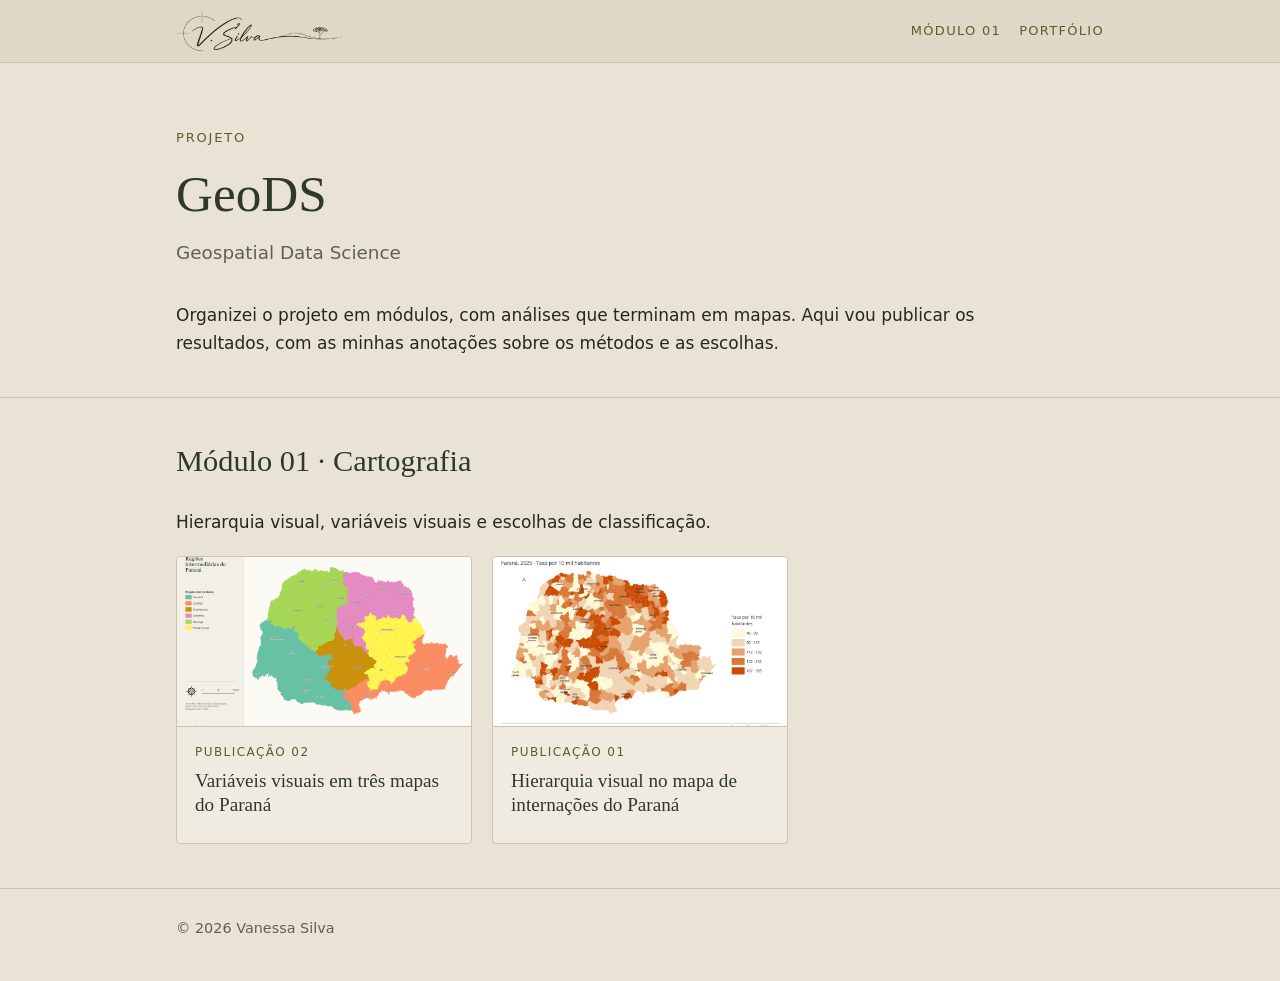
<file: index.html>
<!doctype html>
<html lang="pt-BR">
<head>
  <meta charset="utf-8">
  <meta name="viewport" content="width=device-width, initial-scale=1">
  <title>GeoDS · Vanessa Silva</title>
  <meta name="description" content="GeoDS: projeto de análise de dados espaciais com dados públicos, montado por Vanessa Silva.">
  <link rel="icon" href="favicon.png">
  <link rel="stylesheet" href="css/estilo.css?v=2026-11-10">
</head>
<body>

<header class="topo">
  <div class="largura">
    <a href="https://vanessasilva-cs.github.io/portfolio/"><img src="images/assinatura.png" alt="V. Silva"></a>
    <nav>
      <a href="#modulo-01">Módulo 01</a>
      <a href="https://vanessasilva-cs.github.io/portfolio/">Portfólio</a>
    </nav>
  </div>
</header>

<main>

  <div class="abertura">
    <div class="largura">
      <p class="rotulo">Projeto</p>
      <h1>GeoDS</h1>
      <p class="subtitulo">Geospatial Data Science</p>
      <p class="intro">Organizei o projeto em módulos, com análises que terminam em mapas. Aqui vou publicar os resultados, com as minhas anotações sobre os métodos e as escolhas.</p>
    </div>
  </div>

  <section id="modulo-01">
    <div class="largura">
      <div class="texto">
        <h2>Módulo 01 · Cartografia</h2>
        <p>Hierarquia visual, variáveis visuais e escolhas de classificação.</p>
      </div>
      <ul class="cartoes">
        <!-- Novas publicações entram aqui, no topo da lista -->
        <li>
          <a class="cartao" href="01-cartografia/variaveis-visuais.html">
            <img src="images/variaveis-visuais/mapa-01-qualitativo.png" alt="">
            <div>
              <p class="tipo">Publicação 02</p>
              <h3>Variáveis visuais em três mapas do Paraná</h3>
            </div>
          </a>
        </li>
        <li>
          <a class="cartao" href="01-cartografia/hierarquia-visual.html">
            <img src="images/hierarquia-visual/versao-c.png" alt="">
            <div>
              <p class="tipo">Publicação 01</p>
              <h3>Hierarquia visual no mapa de internações do Paraná</h3>
            </div>
          </a>
        </li>
      </ul>
    </div>
  </section>

</main>

<footer>
  <div class="largura">© 2026 Vanessa Silva</div>
</footer>

</body>
</html>
</file>
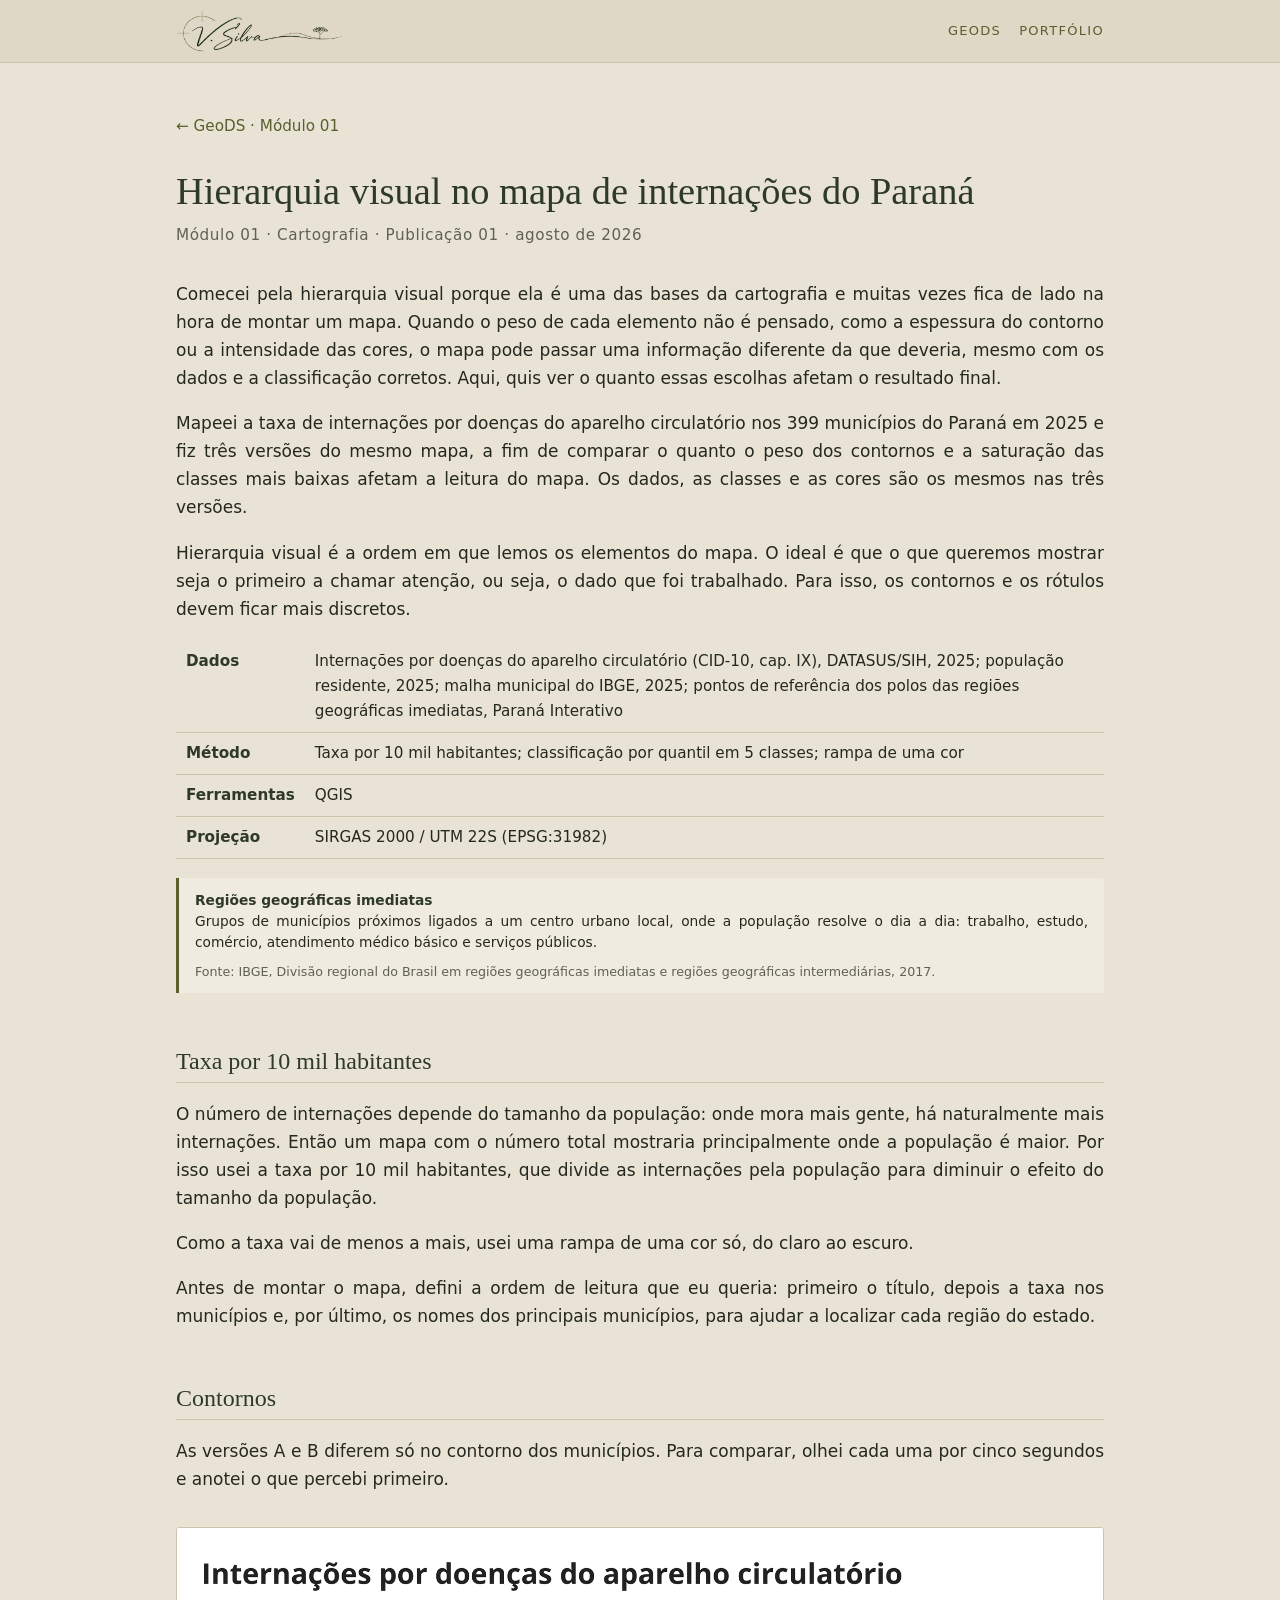
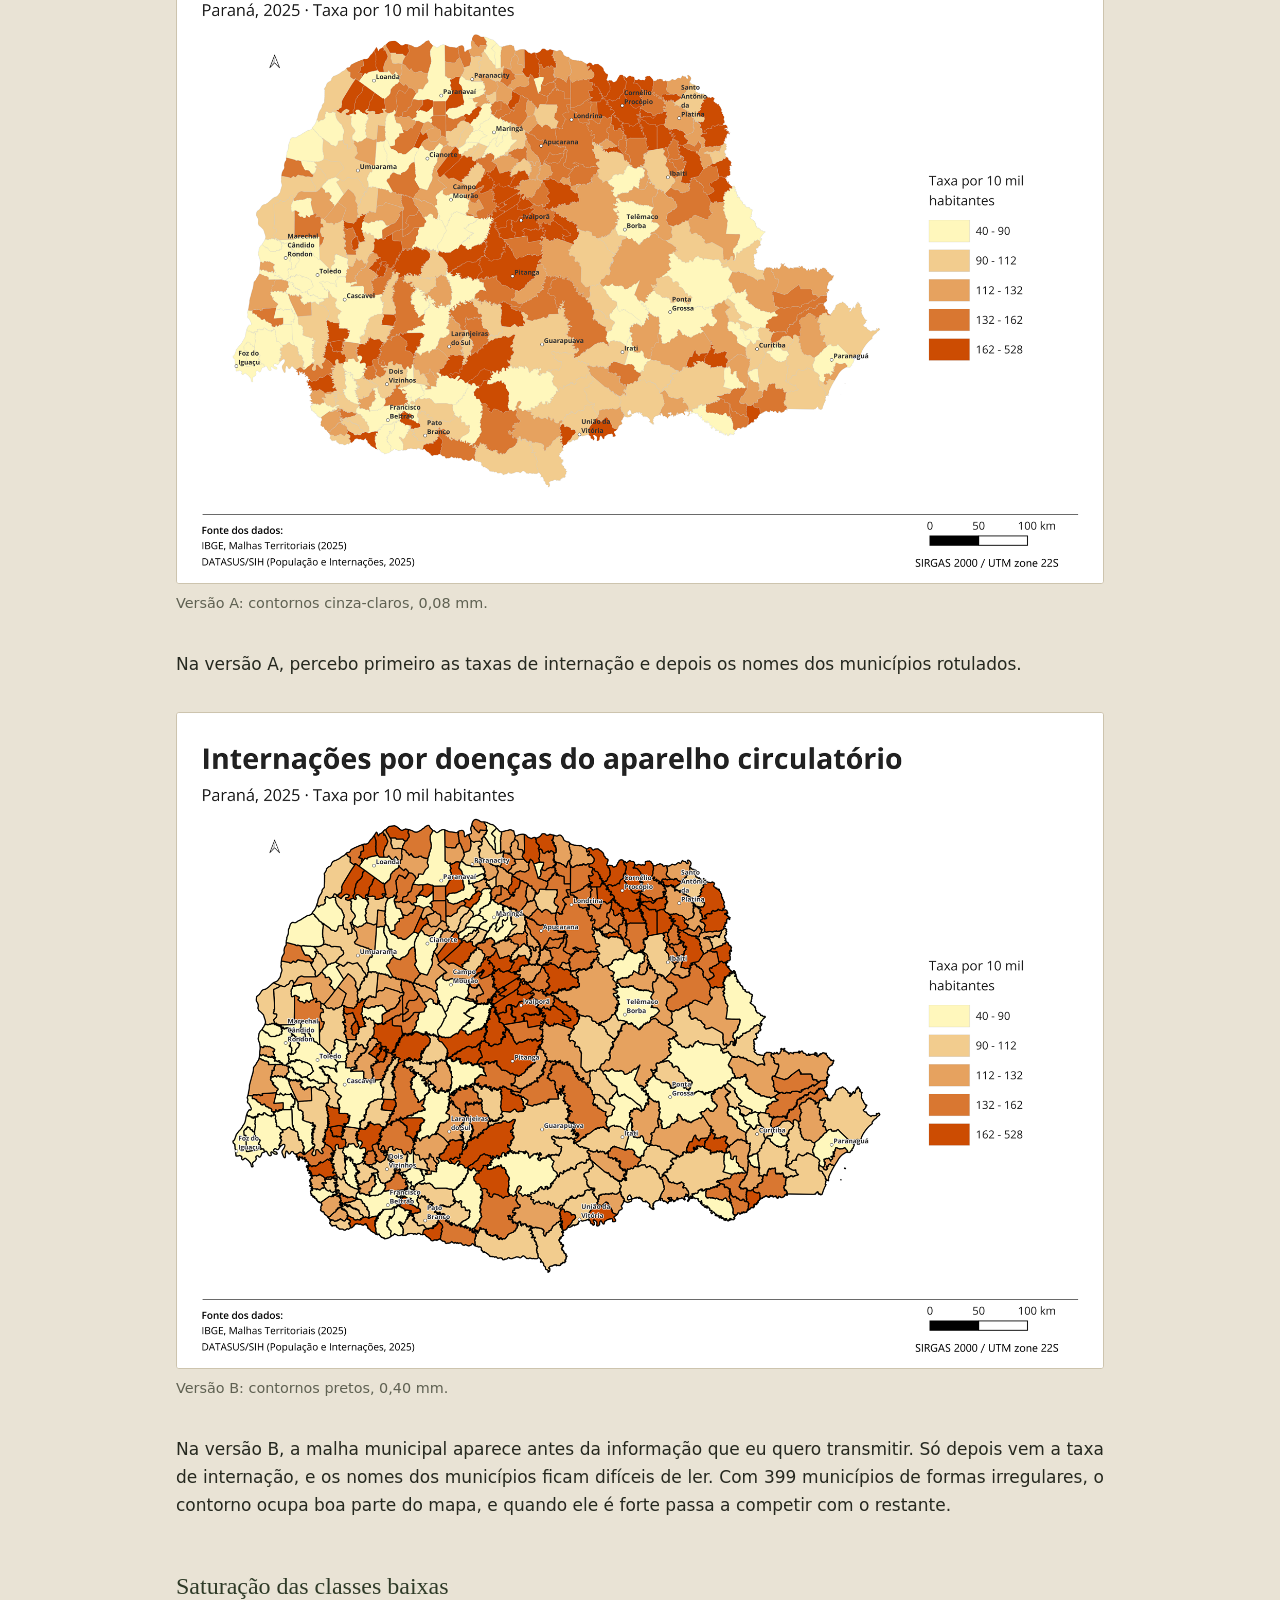
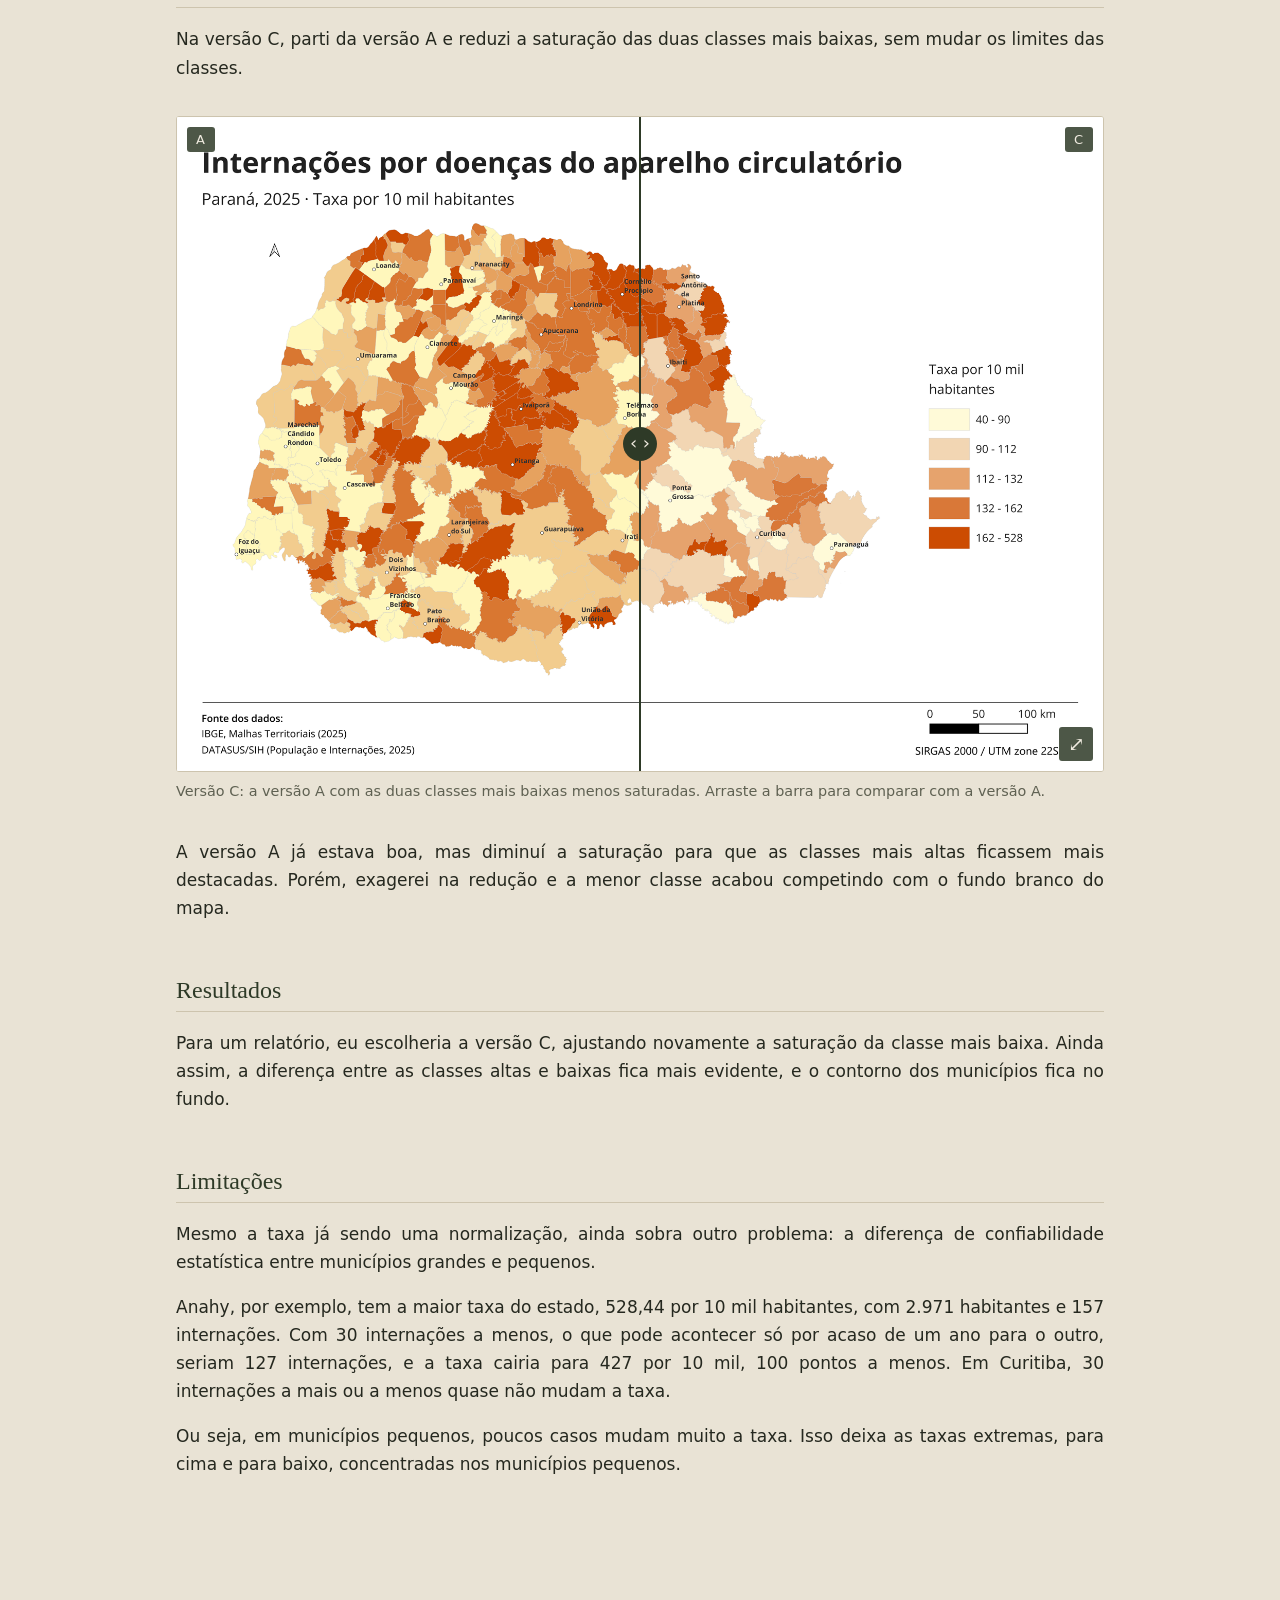
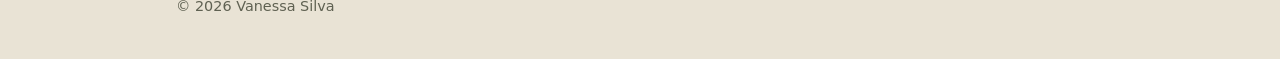
<file: 01-cartografia/hierarquia-visual.html>
<!doctype html>
<html lang="pt-BR">
<head>
  <meta charset="utf-8">
  <meta name="viewport" content="width=device-width, initial-scale=1">
  <title>Hierarquia visual no mapa de internações do Paraná · Vanessa Silva</title>
  <meta name="description" content="Três versões do mesmo mapa de internações por doenças do aparelho circulatório no Paraná, com hierarquia visual diferente.">
  <link rel="icon" href="../favicon.png">
  <link rel="stylesheet" href="../css/estilo.css?v=2026-11-10">
</head>
<body>

<header class="topo">
  <div class="largura">
    <a href="https://vanessasilva-cs.github.io/portfolio/"><img src="../images/assinatura.png" alt="V. Silva"></a>
    <nav>
      <a href="../index.html">GeoDS</a>
      <a href="https://vanessasilva-cs.github.io/portfolio/">Portfólio</a>
    </nav>
  </div>
</header>

<main>
  <article class="publicacao">
    <div class="largura texto">
      <a class="voltar" href="../index.html#modulo-01">&larr; GeoDS · Módulo 01</a>

      <h1>Hierarquia visual no mapa de internações do Paraná</h1>
      <p class="meta">Módulo 01 · Cartografia · Publicação 01 · agosto de 2026</p>

      <p>Comecei pela hierarquia visual porque ela é uma das bases da cartografia e muitas vezes fica de lado na hora de montar um mapa. Quando o peso de cada elemento não é pensado, como a espessura do contorno ou a intensidade das cores, o mapa pode passar uma informação diferente da que deveria, mesmo com os dados e a classificação corretos. Aqui, quis ver o quanto essas escolhas afetam o resultado final.</p>
      <p>Mapeei a taxa de internações por doenças do aparelho circulatório nos 399 municípios do Paraná em 2025 e fiz três versões do mesmo mapa, a fim de comparar o quanto o peso dos contornos e a saturação das classes mais baixas afetam a leitura do mapa. Os dados, as classes e as cores são os mesmos nas três versões.</p>
      <p>Hierarquia visual é a ordem em que lemos os elementos do mapa. O ideal é que o que queremos mostrar seja o primeiro a chamar atenção, ou seja, o dado que foi trabalhado. Para isso, os contornos e os rótulos devem ficar mais discretos.</p>

      <table>
        <tr><th>Dados</th><td>Internações por doenças do aparelho circulatório (CID-10, cap. IX), DATASUS/SIH, 2025; população residente, 2025; malha municipal do IBGE, 2025; pontos de referência dos polos das regiões geográficas imediatas, Paraná Interativo</td></tr>
        <tr><th>Método</th><td>Taxa por 10 mil habitantes; classificação por quantil em 5 classes; rampa de uma cor</td></tr>
        <tr><th>Ferramentas</th><td>QGIS</td></tr>
        <tr><th>Projeção</th><td>SIRGAS 2000 / UTM 22S (EPSG:31982)</td></tr>
      </table>

      <aside class="nota">
        <dl>
          <dt>Regiões geográficas imediatas</dt>
          <dd>Grupos de municípios próximos ligados a um centro urbano local, onde a população resolve o dia a dia: trabalho, estudo, comércio, atendimento médico básico e serviços públicos.</dd>
        </dl>
        <p class="fonte">Fonte: IBGE, Divisão regional do Brasil em regiões geográficas imediatas e regiões geográficas intermediárias, 2017.</p>
      </aside>

      <h2>Taxa por 10 mil habitantes</h2>
      <p>O número de internações depende do tamanho da população: onde mora mais gente, há naturalmente mais internações. Então um mapa com o número total mostraria principalmente onde a população é maior. Por isso usei a taxa por 10 mil habitantes, que divide as internações pela população para diminuir o efeito do tamanho da população.</p>
      <p>Como a taxa vai de menos a mais, usei uma rampa de uma cor só, do claro ao escuro.</p>
      <p>Antes de montar o mapa, defini a ordem de leitura que eu queria: primeiro o título, depois a taxa nos municípios e, por último, os nomes dos principais municípios, para ajudar a localizar cada região do estado.</p>

      <h2>Contornos</h2>
      <p>As versões A e B diferem só no contorno dos municípios. Para comparar, olhei cada uma por cinco segundos e anotei o que percebi primeiro.</p>

      <figure>
        <img src="../images/hierarquia-visual/versao-a.png" alt="Mapa do Paraná com a taxa de internações por município, contornos cinza-claros e finos.">
        <figcaption>Versão A: contornos cinza-claros, 0,08 mm.</figcaption>
      </figure>

      <p>Na versão A, percebo primeiro as taxas de internação e depois os nomes dos municípios rotulados.</p>

      <figure>
        <img src="../images/hierarquia-visual/versao-b.png" alt="O mesmo mapa com contornos pretos e grossos.">
        <figcaption>Versão B: contornos pretos, 0,40 mm.</figcaption>
      </figure>

      <p>Na versão B, a malha municipal aparece antes da informação que eu quero transmitir. Só depois vem a taxa de internação, e os nomes dos municípios ficam difíceis de ler. Com 399 municípios de formas irregulares, o contorno ocupa boa parte do mapa, e quando ele é forte passa a competir com o restante.</p>

      <h2>Saturação das classes baixas</h2>
      <p>Na versão C, parti da versão A e reduzi a saturação das duas classes mais baixas, sem mudar os limites das classes.</p>

      <figure>
        <div class="comparar" style="--pos: 50%">
          <img src="../images/hierarquia-visual/versao-c.png" alt="Mapa com contornos finos e as duas classes mais baixas em tons menos saturados.">
          <img class="comparar-topo" src="../images/hierarquia-visual/versao-a.png" alt="" aria-hidden="true">
          <span class="comparar-rotulo esq">A</span>
          <span class="comparar-rotulo dir">C</span>
          <div class="comparar-linha" aria-hidden="true"></div>
          <input type="range" min="0" max="100" value="50" aria-label="Arraste para comparar a versão A com a versão C">
        </div>
        <figcaption>Versão C: a versão A com as duas classes mais baixas menos saturadas. Arraste a barra para comparar com a versão A.</figcaption>
      </figure>

      <p>A versão A já estava boa, mas diminuí a saturação para que as classes mais altas ficassem mais destacadas. Porém, exagerei na redução e a menor classe acabou competindo com o fundo branco do mapa.</p>

      <h2>Resultados</h2>
      <p>Para um relatório, eu escolheria a versão C, ajustando novamente a saturação da classe mais baixa. Ainda assim, a diferença entre as classes altas e baixas fica mais evidente, e o contorno dos municípios fica no fundo.</p>

      <h2>Limitações</h2>
      <p>Mesmo a taxa já sendo uma normalização, ainda sobra outro problema: a diferença de confiabilidade estatística entre municípios grandes e pequenos.</p>
      <p>Anahy, por exemplo, tem a maior taxa do estado, 528,44 por 10 mil habitantes, com 2.971 habitantes e 157 internações. Com 30 internações a menos, o que pode acontecer só por acaso de um ano para o outro, seriam 127 internações, e a taxa cairia para 427 por 10 mil, 100 pontos a menos. Em Curitiba, 30 internações a mais ou a menos quase não mudam a taxa.</p>
      <p>Ou seja, em municípios pequenos, poucos casos mudam muito a taxa. Isso deixa as taxas extremas, para cima e para baixo, concentradas nos municípios pequenos.</p>    </div>
  </article>
</main>

<footer>
  <div class="largura">© 2026 Vanessa Silva</div>
</footer>

<script src="../js/mapas.js?v=2026-11-10"></script>

</body>
</html>
</file>
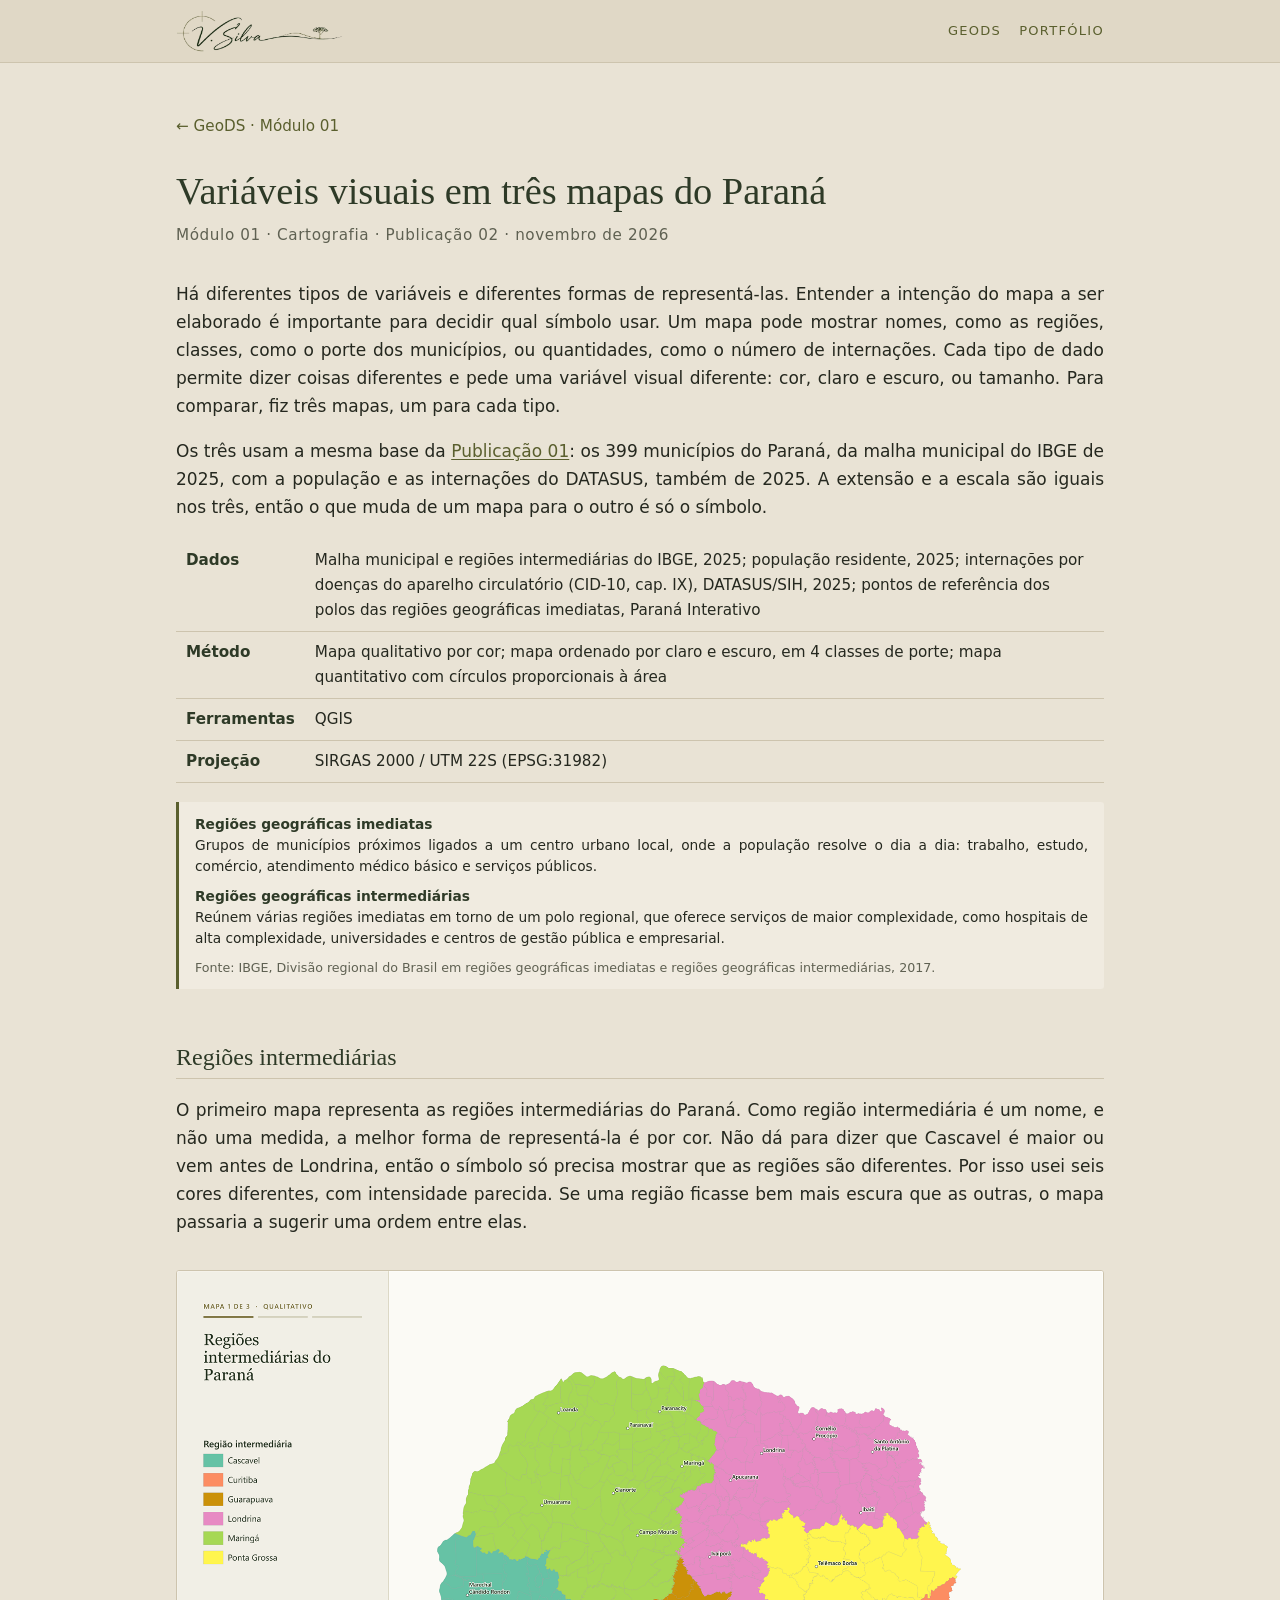
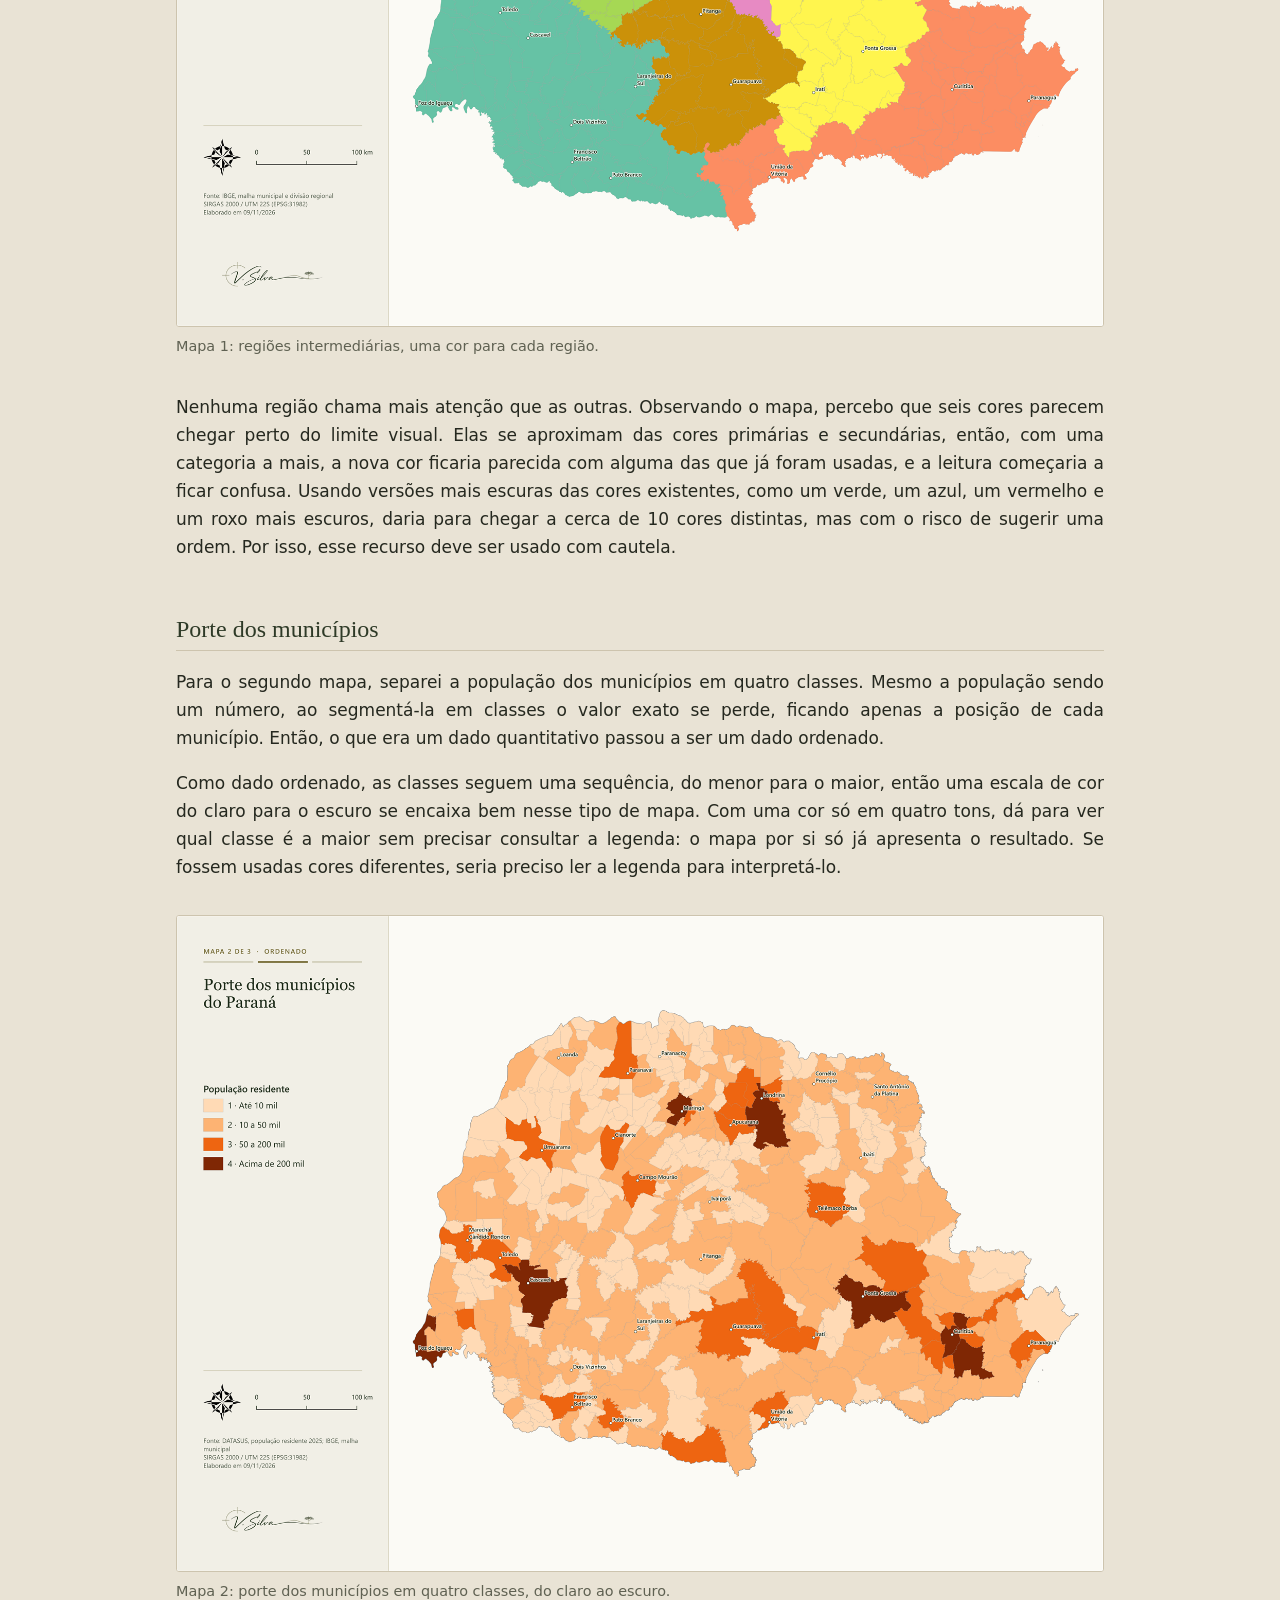
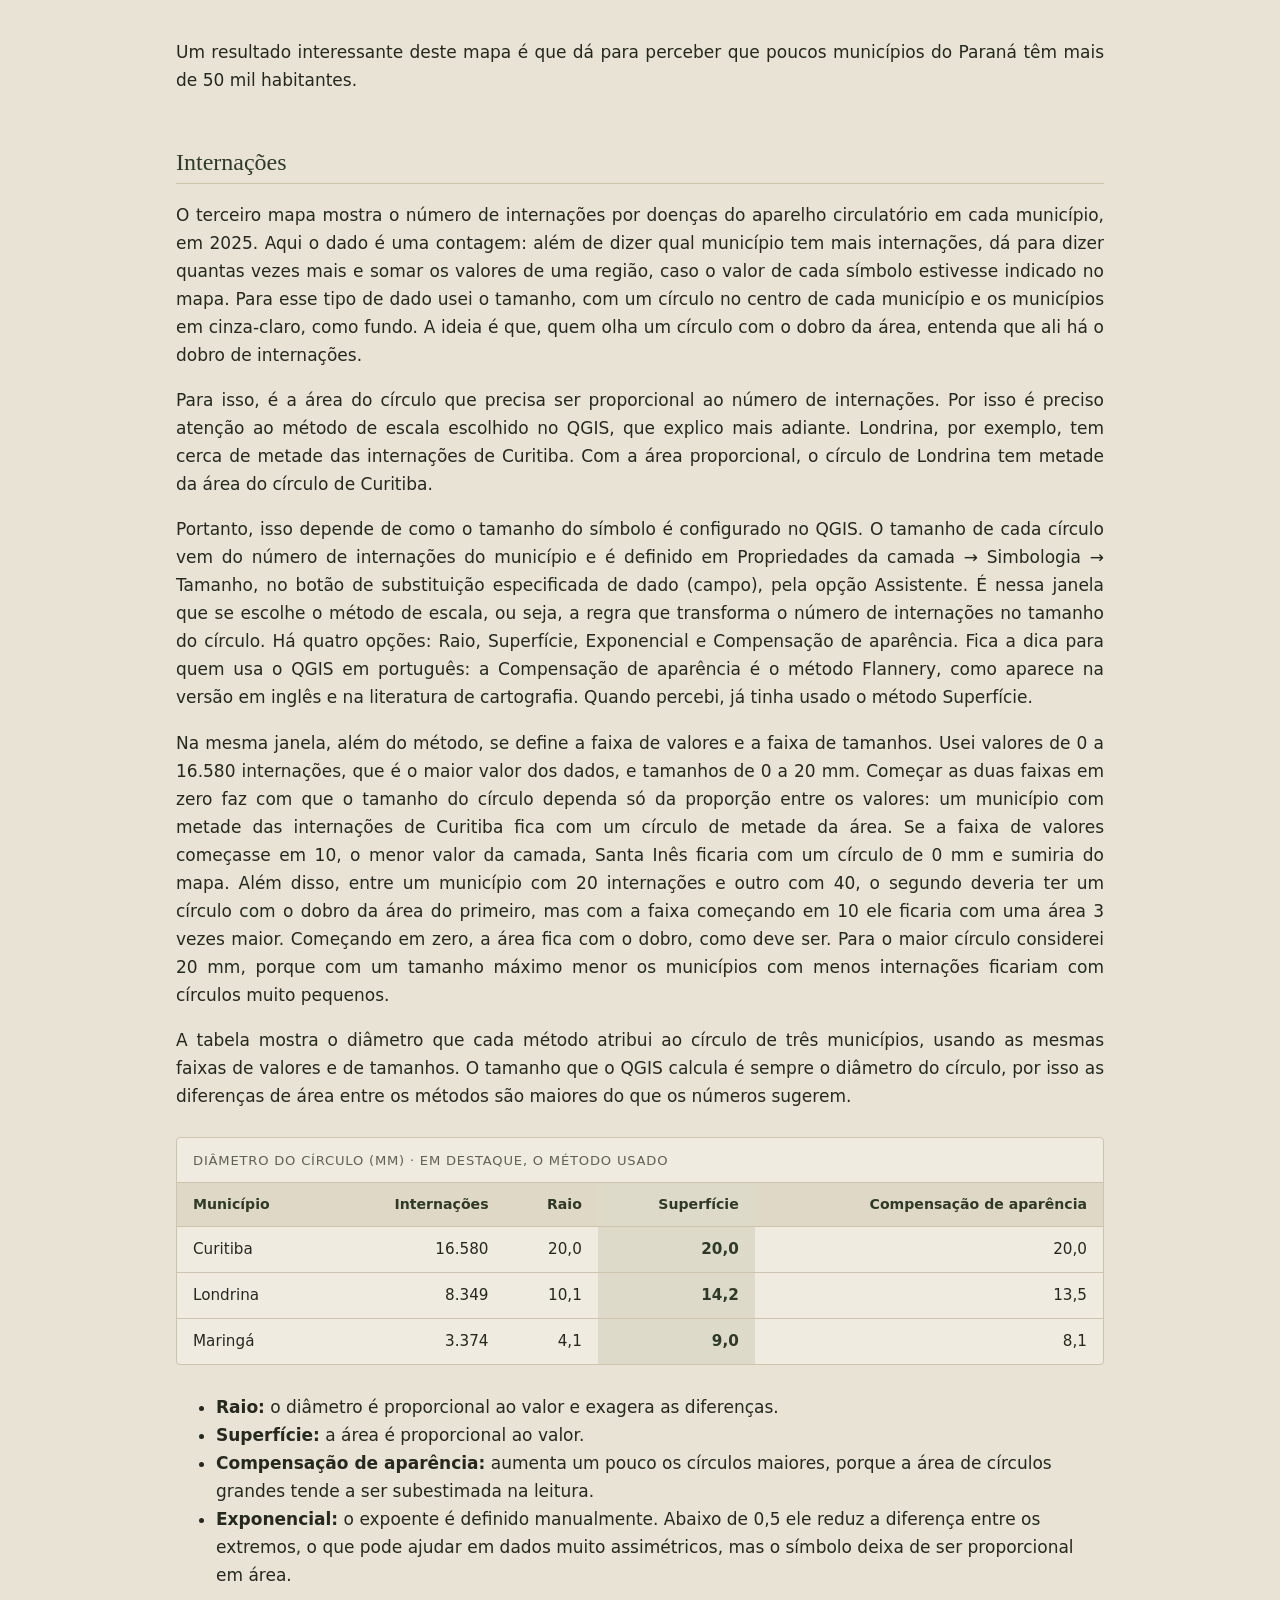
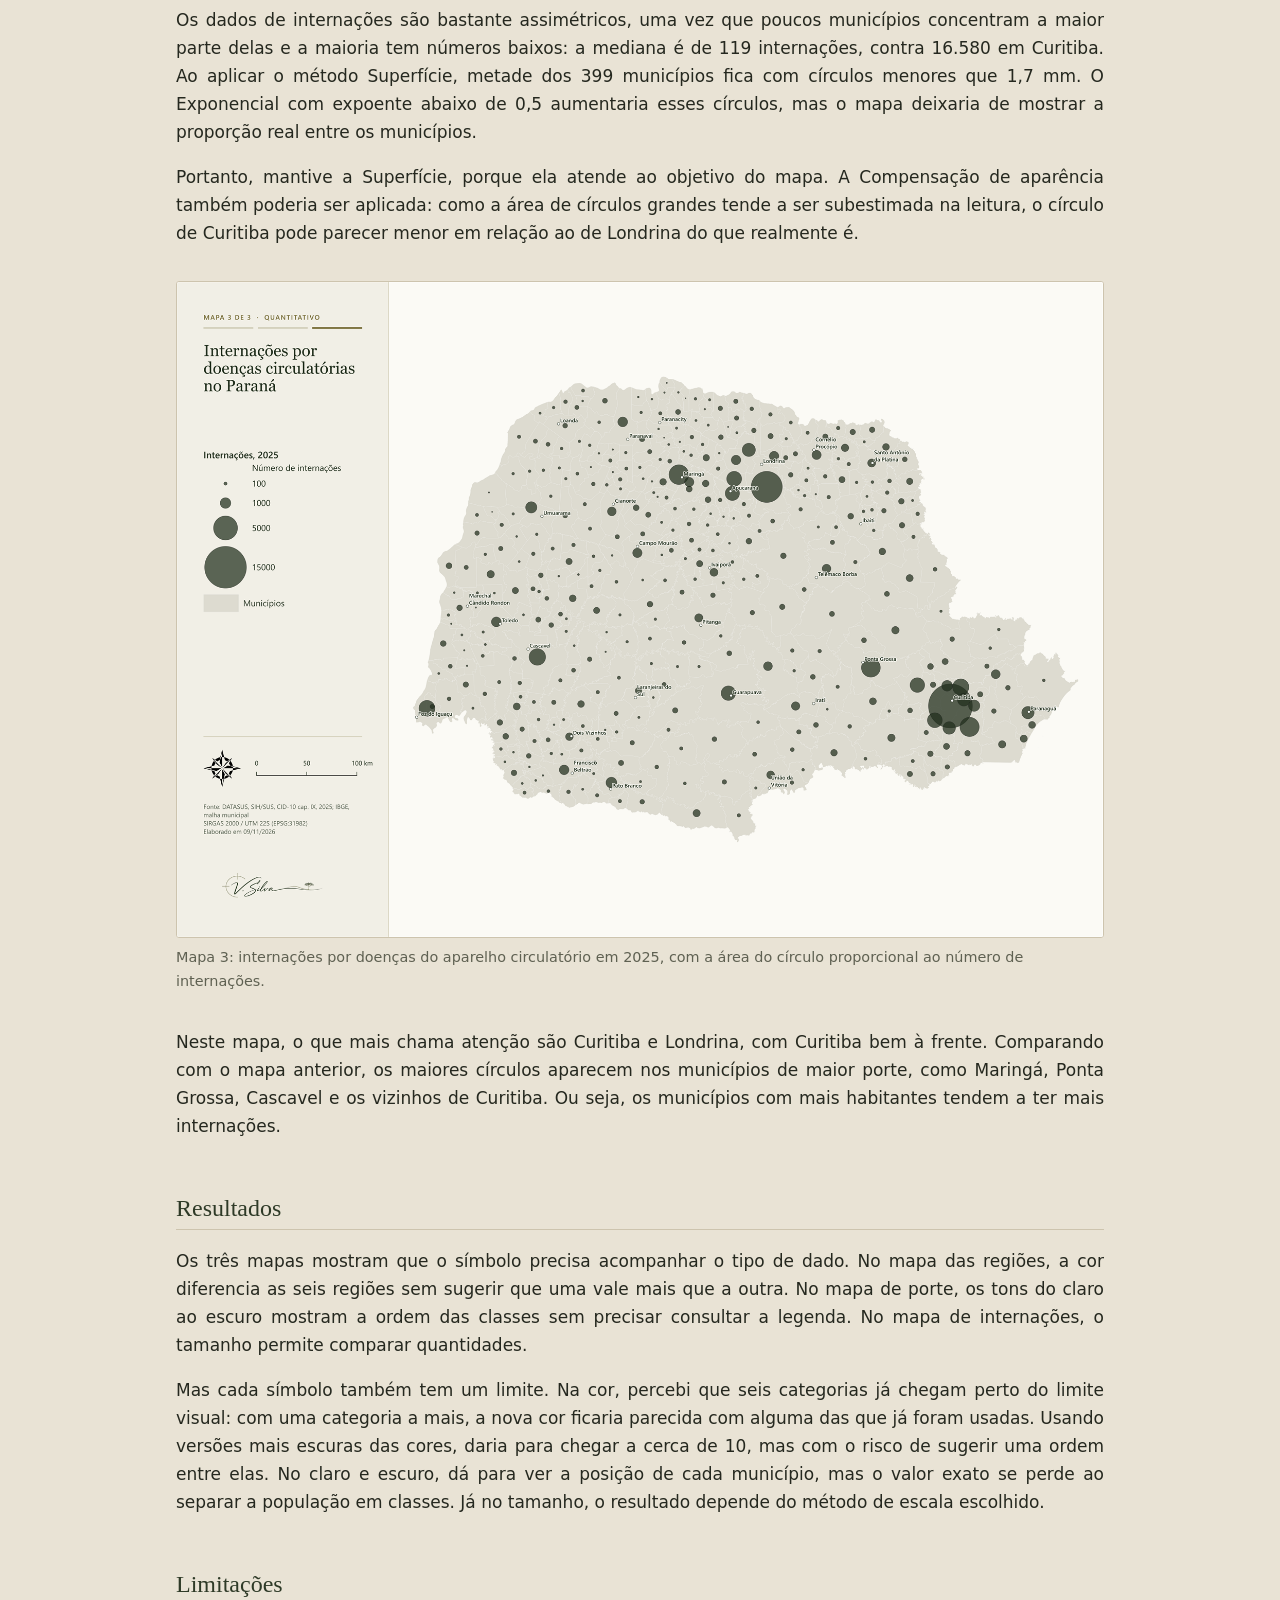
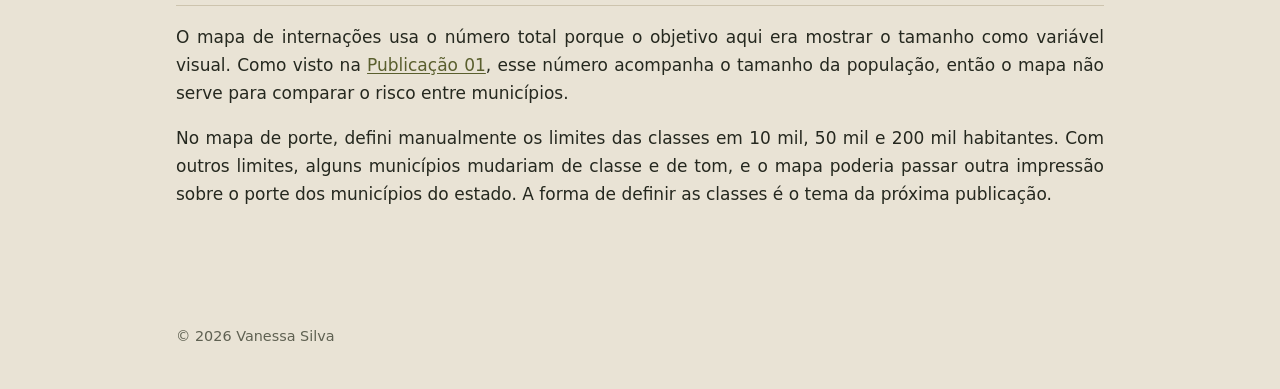
<file: 01-cartografia/variaveis-visuais.html>
<!doctype html>
<html lang="pt-BR">
<head>
  <meta charset="utf-8">
  <meta name="viewport" content="width=device-width, initial-scale=1">
  <title>Variáveis visuais em três mapas do Paraná · Vanessa Silva</title>
  <meta name="description" content="Três mapas do Paraná, cada um com a variável visual que combina com o tipo de dado: cor para regiões, claro e escuro para o porte dos municípios e tamanho para o número de internações.">
  <link rel="icon" href="../favicon.png">
  <link rel="stylesheet" href="../css/estilo.css?v=2026-11-10">
</head>
<body>

<header class="topo">
  <div class="largura">
    <a href="https://vanessasilva-cs.github.io/portfolio/"><img src="../images/assinatura.png" alt="V. Silva"></a>
    <nav>
      <a href="../index.html">GeoDS</a>
      <a href="https://vanessasilva-cs.github.io/portfolio/">Portfólio</a>
    </nav>
  </div>
</header>

<main>
  <article class="publicacao">
    <div class="largura texto">
      <a class="voltar" href="../index.html#modulo-01">&larr; GeoDS · Módulo 01</a>

      <h1>Variáveis visuais em três mapas do Paraná</h1>
      <p class="meta">Módulo 01 · Cartografia · Publicação 02 · novembro de 2026</p>

      <p>Há diferentes tipos de variáveis e diferentes formas de representá-las. Entender a intenção do mapa a ser elaborado é importante para decidir qual símbolo usar. Um mapa pode mostrar nomes, como as regiões, classes, como o porte dos municípios, ou quantidades, como o número de internações. Cada tipo de dado permite dizer coisas diferentes e pede uma variável visual diferente: cor, claro e escuro, ou tamanho. Para comparar, fiz três mapas, um para cada tipo.</p>
      <p>Os três usam a mesma base da <a href="hierarquia-visual.html">Publicação 01</a>: os 399 municípios do Paraná, da malha municipal do IBGE de 2025, com a população e as internações do DATASUS, também de 2025. A extensão e a escala são iguais nos três, então o que muda de um mapa para o outro é só o símbolo.</p>

      <table>
        <tr><th>Dados</th><td>Malha municipal e regiões intermediárias do IBGE, 2025; população residente, 2025; internações por doenças do aparelho circulatório (CID-10, cap. IX), DATASUS/SIH, 2025; pontos de referência dos polos das regiões geográficas imediatas, Paraná Interativo</td></tr>
        <tr><th>Método</th><td>Mapa qualitativo por cor; mapa ordenado por claro e escuro, em 4 classes de porte; mapa quantitativo com círculos proporcionais à área</td></tr>
        <tr><th>Ferramentas</th><td>QGIS</td></tr>
        <tr><th>Projeção</th><td>SIRGAS 2000 / UTM 22S (EPSG:31982)</td></tr>
      </table>

      <aside class="nota">
        <dl>
          <dt>Regiões geográficas imediatas</dt>
          <dd>Grupos de municípios próximos ligados a um centro urbano local, onde a população resolve o dia a dia: trabalho, estudo, comércio, atendimento médico básico e serviços públicos.</dd>
          <dt>Regiões geográficas intermediárias</dt>
          <dd>Reúnem várias regiões imediatas em torno de um polo regional, que oferece serviços de maior complexidade, como hospitais de alta complexidade, universidades e centros de gestão pública e empresarial.</dd>
        </dl>
        <p class="fonte">Fonte: IBGE, Divisão regional do Brasil em regiões geográficas imediatas e regiões geográficas intermediárias, 2017.</p>
      </aside>

      <h2>Regiões intermediárias</h2>
      <p>O primeiro mapa representa as regiões intermediárias do Paraná. Como região intermediária é um nome, e não uma medida, a melhor forma de representá-la é por cor. Não dá para dizer que Cascavel é maior ou vem antes de Londrina, então o símbolo só precisa mostrar que as regiões são diferentes. Por isso usei seis cores diferentes, com intensidade parecida. Se uma região ficasse bem mais escura que as outras, o mapa passaria a sugerir uma ordem entre elas.</p>

      <figure>
        <img src="../images/variaveis-visuais/mapa-01-qualitativo.png" alt="Mapa do Paraná com as seis regiões intermediárias, cada uma em uma cor diferente.">
        <figcaption>Mapa 1: regiões intermediárias, uma cor para cada região.</figcaption>
      </figure>

      <p>Nenhuma região chama mais atenção que as outras. Observando o mapa, percebo que seis cores parecem chegar perto do limite visual. Elas se aproximam das cores primárias e secundárias, então, com uma categoria a mais, a nova cor ficaria parecida com alguma das que já foram usadas, e a leitura começaria a ficar confusa. Usando versões mais escuras das cores existentes, como um verde, um azul, um vermelho e um roxo mais escuros, daria para chegar a cerca de 10 cores distintas, mas com o risco de sugerir uma ordem. Por isso, esse recurso deve ser usado com cautela.</p>

      <h2>Porte dos municípios</h2>
      <p>Para o segundo mapa, separei a população dos municípios em quatro classes. Mesmo a população sendo um número, ao segmentá-la em classes o valor exato se perde, ficando apenas a posição de cada município. Então, o que era um dado quantitativo passou a ser um dado ordenado.</p>
      <p>Como dado ordenado, as classes seguem uma sequência, do menor para o maior, então uma escala de cor do claro para o escuro se encaixa bem nesse tipo de mapa. Com uma cor só em quatro tons, dá para ver qual classe é a maior sem precisar consultar a legenda: o mapa por si só já apresenta o resultado. Se fossem usadas cores diferentes, seria preciso ler a legenda para interpretá-lo.</p>

      <figure>
        <img src="../images/variaveis-visuais/mapa-02-ordenado.png" alt="Mapa do Paraná com os municípios em quatro tons de laranja, do mais claro, até 10 mil habitantes, ao mais escuro, acima de 200 mil.">
        <figcaption>Mapa 2: porte dos municípios em quatro classes, do claro ao escuro.</figcaption>
      </figure>

      <p>Um resultado interessante deste mapa é que dá para perceber que poucos municípios do Paraná têm mais de 50 mil habitantes.</p>

      <h2>Internações</h2>
      <p>O terceiro mapa mostra o número de internações por doenças do aparelho circulatório em cada município, em 2025. Aqui o dado é uma contagem: além de dizer qual município tem mais internações, dá para dizer quantas vezes mais e somar os valores de uma região, caso o valor de cada símbolo estivesse indicado no mapa. Para esse tipo de dado usei o tamanho, com um círculo no centro de cada município e os municípios em cinza-claro, como fundo. A ideia é que, quem olha um círculo com o dobro da área, entenda que ali há o dobro de internações.</p>
      <p>Para isso, é a área do círculo que precisa ser proporcional ao número de internações. Por isso é preciso atenção ao método de escala escolhido no QGIS, que explico mais adiante. Londrina, por exemplo, tem cerca de metade das internações de Curitiba. Com a área proporcional, o círculo de Londrina tem metade da área do círculo de Curitiba.</p>
      <p>Portanto, isso depende de como o tamanho do símbolo é configurado no QGIS. O tamanho de cada círculo vem do número de internações do município e é definido em Propriedades da camada → Simbologia → Tamanho, no botão de substituição especificada de dado (campo), pela opção Assistente. É nessa janela que se escolhe o método de escala, ou seja, a regra que transforma o número de internações no tamanho do círculo. Há quatro opções: Raio, Superfície, Exponencial e Compensação de aparência. Fica a dica para quem usa o QGIS em português: a Compensação de aparência é o método Flannery, como aparece na versão em inglês e na literatura de cartografia. Quando percebi, já tinha usado o método Superfície.</p>
      <p>Na mesma janela, além do método, se define a faixa de valores e a faixa de tamanhos. Usei valores de 0 a 16.580 internações, que é o maior valor dos dados, e tamanhos de 0 a 20 mm. Começar as duas faixas em zero faz com que o tamanho do círculo dependa só da proporção entre os valores: um município com metade das internações de Curitiba fica com um círculo de metade da área. Se a faixa de valores começasse em 10, o menor valor da camada, Santa Inês ficaria com um círculo de 0 mm e sumiria do mapa. Além disso, entre um município com 20 internações e outro com 40, o segundo deveria ter um círculo com o dobro da área do primeiro, mas com a faixa começando em 10 ele ficaria com uma área 3 vezes maior. Começando em zero, a área fica com o dobro, como deve ser. Para o maior círculo considerei 20 mm, porque com um tamanho máximo menor os municípios com menos internações ficariam com círculos muito pequenos.</p>
      <p>A tabela mostra o diâmetro que cada método atribui ao círculo de três municípios, usando as mesmas faixas de valores e de tamanhos. O tamanho que o QGIS calcula é sempre o diâmetro do círculo, por isso as diferenças de área entre os métodos são maiores do que os números sugerem.</p>

      <div class="tabela-valores">
        <table>
          <caption>Diâmetro do círculo (mm) · em destaque, o método usado</caption>
          <tr><th>Município</th><th class="num">Internações</th><th class="num">Raio</th><th class="num destaque">Superfície</th><th class="num">Compensação de aparência</th></tr>
          <tr><td>Curitiba</td><td class="num">16.580</td><td class="num">20,0</td><td class="num destaque">20,0</td><td class="num">20,0</td></tr>
          <tr><td>Londrina</td><td class="num">8.349</td><td class="num">10,1</td><td class="num destaque">14,2</td><td class="num">13,5</td></tr>
          <tr><td>Maringá</td><td class="num">3.374</td><td class="num">4,1</td><td class="num destaque">9,0</td><td class="num">8,1</td></tr>
        </table>
      </div>

      <ul>
        <li><strong>Raio:</strong> o diâmetro é proporcional ao valor e exagera as diferenças.</li>
        <li><strong>Superfície:</strong> a área é proporcional ao valor.</li>
        <li><strong>Compensação de aparência:</strong> aumenta um pouco os círculos maiores, porque a área de círculos grandes tende a ser subestimada na leitura.</li>
        <li><strong>Exponencial:</strong> o expoente é definido manualmente. Abaixo de 0,5 ele reduz a diferença entre os extremos, o que pode ajudar em dados muito assimétricos, mas o símbolo deixa de ser proporcional em área.</li>
      </ul>

      <p>Os dados de internações são bastante assimétricos, uma vez que poucos municípios concentram a maior parte delas e a maioria tem números baixos: a mediana é de 119 internações, contra 16.580 em Curitiba. Ao aplicar o método Superfície, metade dos 399 municípios fica com círculos menores que 1,7 mm. O Exponencial com expoente abaixo de 0,5 aumentaria esses círculos, mas o mapa deixaria de mostrar a proporção real entre os municípios.</p>
      <p>Portanto, mantive a Superfície, porque ela atende ao objetivo do mapa. A Compensação de aparência também poderia ser aplicada: como a área de círculos grandes tende a ser subestimada na leitura, o círculo de Curitiba pode parecer menor em relação ao de Londrina do que realmente é.</p>

      <figure>
        <img src="../images/variaveis-visuais/mapa-03-quantitativo.png" alt="Mapa do Paraná com círculos escuros proporcionais ao número de internações em cada município; os maiores estão em Curitiba e Londrina.">
        <figcaption>Mapa 3: internações por doenças do aparelho circulatório em 2025, com a área do círculo proporcional ao número de internações.</figcaption>
      </figure>

      <p>Neste mapa, o que mais chama atenção são Curitiba e Londrina, com Curitiba bem à frente. Comparando com o mapa anterior, os maiores círculos aparecem nos municípios de maior porte, como Maringá, Ponta Grossa, Cascavel e os vizinhos de Curitiba. Ou seja, os municípios com mais habitantes tendem a ter mais internações.</p>

      <h2>Resultados</h2>
      <p>Os três mapas mostram que o símbolo precisa acompanhar o tipo de dado. No mapa das regiões, a cor diferencia as seis regiões sem sugerir que uma vale mais que a outra. No mapa de porte, os tons do claro ao escuro mostram a ordem das classes sem precisar consultar a legenda. No mapa de internações, o tamanho permite comparar quantidades.</p>
      <p>Mas cada símbolo também tem um limite. Na cor, percebi que seis categorias já chegam perto do limite visual: com uma categoria a mais, a nova cor ficaria parecida com alguma das que já foram usadas. Usando versões mais escuras das cores, daria para chegar a cerca de 10, mas com o risco de sugerir uma ordem entre elas. No claro e escuro, dá para ver a posição de cada município, mas o valor exato se perde ao separar a população em classes. Já no tamanho, o resultado depende do método de escala escolhido.</p>

      <h2>Limitações</h2>
      <p>O mapa de internações usa o número total porque o objetivo aqui era mostrar o tamanho como variável visual. Como visto na <a href="hierarquia-visual.html">Publicação 01</a>, esse número acompanha o tamanho da população, então o mapa não serve para comparar o risco entre municípios.</p>
      <p>No mapa de porte, defini manualmente os limites das classes em 10 mil, 50 mil e 200 mil habitantes. Com outros limites, alguns municípios mudariam de classe e de tom, e o mapa poderia passar outra impressão sobre o porte dos municípios do estado. A forma de definir as classes é o tema da próxima publicação.</p>
    </div>
  </article>
</main>

<footer>
  <div class="largura">© 2026 Vanessa Silva</div>
</footer>

<script src="../js/mapas.js?v=2026-11-10"></script>

</body>
</html>
</file>
<file: css/estilo.css>
:root {
  --fundo: #E9E3D5;
  --painel: #E0D8C6;
  --cartao: #F0EBE0;
  --texto: #25281F;
  --suave: #5F6152;
  --oliva: #5A5F2E;
  --verde: #2E3A27;
  --linha: #CDC4AE;
}

* { box-sizing: border-box; }
html { -webkit-text-size-adjust: 100%; scroll-behavior: smooth; }
body {
  margin: 0;
  background: var(--fundo);
  color: var(--texto);
  font: 17px/1.65 "Segoe UI", system-ui, -apple-system, Roboto, sans-serif;
}
a { color: var(--oliva); text-underline-offset: 2px; }
a:hover { color: var(--verde); }
img { max-width: 100%; height: auto; }

h1, h2, h3 {
  font-family: Georgia, "Times New Roman", serif;
  font-weight: normal;
  color: var(--verde);
  line-height: 1.25;
}

.largura { max-width: 960px; margin: 0 auto; padding: 0 16px; }
.texto p, .itens p, .itens li li { text-align: justify; hyphens: none; -webkit-hyphens: none; }

/* Topo */
.topo {
  position: sticky; top: 0; z-index: 10;
  background: var(--painel);
  border-bottom: 1px solid var(--linha);
}
.topo .largura { display: flex; align-items: center; justify-content: space-between; gap: 16px; padding-top: 10px; padding-bottom: 10px; }
.topo img { height: 42px; width: auto; display: block; }
.topo nav { display: flex; flex-wrap: wrap; gap: 4px 18px; justify-content: flex-end; }
.topo nav a {
  font-size: 13px; letter-spacing: .1em; text-transform: uppercase;
  text-decoration: none; color: var(--oliva);
}
.topo nav a:hover { color: var(--verde); }

/* Abertura */
.abertura { padding: 64px 0 40px; border-bottom: 1px solid var(--linha); }
.rotulo {
  font-size: 13px; letter-spacing: .14em; text-transform: uppercase;
  color: var(--oliva); margin: 0 0 14px;
}
.abertura h1 { font-size: 3.2rem; margin: 0 0 12px; }
.abertura .subtitulo { font-size: 1.15rem; color: var(--suave); margin: 0 0 32px; max-width: 620px; }
.abertura .intro { max-width: 880px; margin: 0; }
.botoes { display: flex; flex-wrap: wrap; gap: 12px; }
.botao {
  display: inline-block; padding: 10px 20px; border-radius: 3px;
  font-size: 14px; letter-spacing: .08em; text-transform: uppercase; text-decoration: none;
  border: 1px solid var(--oliva); color: var(--oliva);
}
.botao.cheio { background: var(--verde); border-color: var(--verde); color: var(--cartao); }
.botao:hover { background: var(--oliva); border-color: var(--oliva); color: var(--cartao); }

/* Seções */
section { padding: 44px 0; border-bottom: 1px solid var(--linha); scroll-margin-top: 64px; }
section h2 { font-size: 1.9rem; margin: 0 0 28px; }

/* Cartões de publicação */
.cartoes { list-style: none; padding: 0; margin: 0; display: grid; grid-template-columns: repeat(auto-fill, minmax(280px, 1fr)); gap: 20px; }
.cartao {
  display: flex; flex-direction: column; height: 100%;
  background: var(--cartao); border: 1px solid var(--linha); border-radius: 4px;
  text-decoration: none; color: inherit; overflow: hidden;
}
.cartao:hover { border-color: var(--oliva); }
.cartao img { width: 100%; height: 170px; object-fit: cover; object-position: 65% 50%; display: block; border-bottom: 1px solid var(--linha); }
.cartao div { padding: 16px 18px 18px; }
.cartao .tipo { font-size: 12px; letter-spacing: .12em; text-transform: uppercase; color: var(--oliva); margin: 0 0 6px; }
.cartao h3 { margin: 0 0 8px; font-size: 1.2rem; }
.cartao p:not(.tipo) { margin: 0; color: var(--suave); font-size: .93rem; }

/* Linha do tempo */
.itens { list-style: none; padding: 0; margin: 0; }
.itens li { display: grid; grid-template-columns: 200px 1fr; gap: 6px 24px; padding: 18px 0; border-top: 1px solid var(--linha); }
.itens li:first-child { border-top: 0; padding-top: 0; }
.itens .periodo { color: var(--suave); font-size: .92rem; }
.itens h3 { margin: 0 0 2px; font-size: 1.15rem; }
.itens h3 .nota { font-family: "Segoe UI", system-ui, sans-serif; font-size: .8rem; color: var(--suave); }
.itens .cargo { margin: 0 0 6px; color: var(--oliva); font-size: .95rem; }
.itens p { margin: 0; }
.itens .pontos { margin: 6px 0 0; padding-left: 1.1em; }
.itens .pontos li { display: list-item; padding: 0 0 4px; border: 0; }
h3.subtitulo-secao { font-size: 1.3rem; margin: 40px 0 16px; }
h3.subtitulo-secao.primeiro { margin-top: 0; }
.texto + .cartoes { margin-top: 20px; }

/* Ferramentas */
.etiquetas { display: flex; flex-wrap: wrap; gap: 8px; list-style: none; padding: 0; margin: 0 0 8px; }
.etiquetas li { background: var(--cartao); border: 1px solid var(--linha); border-radius: 3px; padding: 4px 12px; font-size: .93rem; }
.grupo { margin-bottom: 22px; }
.grupo p { margin: 0 0 8px; color: var(--suave); font-size: .92rem; letter-spacing: .06em; text-transform: uppercase; }

/* Contato */
.contato-secao { padding: 36px 0; }
.contato-secao h2 { font-size: 1.4rem; margin-bottom: 14px; }
.contato { list-style: none; padding: 0; margin: 0; display: flex; flex-wrap: wrap; gap: 6px 28px; }

footer { color: var(--suave); font-size: .9rem; padding: 28px 0 40px; }

/* Página de publicação */
.publicacao { padding: 48px 0 72px; }
.publicacao .voltar { display: inline-block; margin-bottom: 28px; text-decoration: none; font-size: .95rem; }
.publicacao h1 { font-size: 2.4rem; margin: 0 0 8px; }
.publicacao .meta { color: var(--suave); font-size: .95rem; letter-spacing: .04em; margin: 0 0 32px; }
.publicacao h2 { font-size: 1.5rem; margin: 2.2em 0 .6em; padding-bottom: .25em; border-bottom: 1px solid var(--linha); }
.publicacao figure { margin: 2em 0; }
.publicacao figure img { display: block; border: 1px solid var(--linha); border-radius: 3px; background: #fff; }
.publicacao figcaption { color: var(--suave); font-size: .9rem; margin-top: 8px; }
.publicacao table { border-collapse: collapse; width: 100%; margin: 1.2em 0; font-size: .95rem; display: block; overflow-x: auto; }
.publicacao th, .publicacao td { text-align: left; vertical-align: top; padding: 8px 10px; border-bottom: 1px solid var(--linha); }
.publicacao th { color: var(--verde); font-weight: 600; white-space: nowrap; }
.publicacao blockquote { margin: 1.6em 0; padding: .8em 1.1em; background: var(--cartao); border-left: 3px solid var(--oliva); border-radius: 0 3px 3px 0; }
.publicacao blockquote > :first-child { margin-top: 0; }
.publicacao blockquote > :last-child { margin-bottom: 0; }
.publicacao .nota {
  margin: 1.2em 0 1.6em; padding: 12px 16px; font-size: .86rem; line-height: 1.55;
  background: var(--cartao); border-left: 3px solid var(--oliva); border-radius: 0 3px 3px 0;
}
.publicacao .nota dl { margin: 0; }
.publicacao .nota dt { color: var(--verde); font-weight: 600; }
.publicacao .nota dd { margin: 0 0 8px; text-align: justify; hyphens: none; -webkit-hyphens: none; }
.publicacao .nota .fonte { margin: 8px 0 0; color: var(--suave); font-size: .92em; }
.publicacao code { font-family: Consolas, "Cascadia Mono", monospace; font-size: .88em; background: var(--cartao); padding: .1em .35em; border-radius: 3px; }
.publicacao .tabela-valores { margin: 1.6em 0; overflow-x: auto; background: var(--cartao); border: 1px solid var(--linha); border-radius: 4px; }
.publicacao .tabela-valores table { display: table; margin: 0; font-variant-numeric: tabular-nums; }
.publicacao .tabela-valores caption { text-align: left; padding: 12px 16px 10px; color: var(--suave); font-size: .82rem; letter-spacing: .06em; text-transform: uppercase; }
.publicacao .tabela-valores th { background: var(--painel); padding: 10px 16px; font-size: .88rem; white-space: normal; vertical-align: bottom; border-top: 1px solid var(--linha); }
.publicacao .tabela-valores td { padding: 10px 16px; }
.publicacao .tabela-valores tr:last-child td { border-bottom: 0; }
.publicacao .tabela-valores .num { text-align: right; }
.publicacao .tabela-valores .destaque { background: rgba(90, 95, 46, .12); color: var(--verde); font-weight: 600; }

/* Comparador de mapas (swipe) */
.comparar { position: relative; border: 1px solid var(--linha); border-radius: 3px; overflow: hidden; background: #fff; user-select: none; }
.publicacao .comparar img { border: 0; border-radius: 0; }
.comparar .comparar-topo { position: absolute; inset: 0; width: 100%; height: 100%; clip-path: inset(0 calc(100% - var(--pos)) 0 0); }
.comparar-linha { position: absolute; top: 0; bottom: 0; left: var(--pos); width: 2px; margin-left: -1px; background: var(--verde); pointer-events: none; }
.comparar-linha::after {
  content: "\2039\00a0\203A"; position: absolute; top: 50%; left: 50%; transform: translate(-50%, -50%);
  width: 34px; height: 34px; border-radius: 50%; background: var(--verde); color: var(--cartao);
  font-size: 18px; line-height: 32px; text-align: center;
}
.comparar-rotulo {
  position: absolute; top: 10px; padding: 2px 9px; border-radius: 3px; pointer-events: none;
  background: rgba(46, 58, 39, .85); color: var(--cartao); font-size: 13px; letter-spacing: .08em;
}
.comparar-rotulo.esq { left: 10px; }
.comparar-rotulo.dir { right: 10px; }
.comparar input { position: absolute; inset: 0; width: 100%; height: 100%; margin: 0; opacity: 0; cursor: ew-resize; }
.comparar:focus-within .comparar-linha { background: var(--oliva); }
.comparar-ampliar {
  position: absolute; right: 10px; bottom: 10px; z-index: 2; width: 34px; height: 34px; padding: 0;
  border: 0; border-radius: 3px; background: rgba(46, 58, 39, .85); color: var(--cartao);
  font-size: 20px; line-height: 34px; cursor: pointer;
}
.comparar-ampliar:hover, .comparar-ampliar:focus-visible { background: var(--oliva); }

/* Ampliar mapa */
.publicacao figure img.ampliavel { cursor: zoom-in; }
.ampliar-fundo {
  position: fixed; inset: 0; z-index: 100; background: rgba(20, 22, 16, .92);
  display: flex; align-items: center; justify-content: center; padding: 2vh 2vw;
}
.ampliar-fundo[hidden] { display: none; }
.ampliar-conteudo { display: flex; align-items: center; justify-content: center; width: 100%; height: 100%; }
.ampliar-conteudo > img { max-width: 100%; max-height: 100%; width: auto; height: auto; background: #fff; border-radius: 3px; }
.ampliar-conteudo .comparar { flex: none; }
.ampliar-fechar {
  position: absolute; top: 10px; right: 14px; z-index: 3; width: 40px; height: 40px; padding: 0;
  border: 0; background: none; color: #fff; font-size: 34px; line-height: 40px; cursor: pointer;
}

@media (max-width: 640px) {
  .topo nav { display: none; }
  .abertura { padding: 44px 0 32px; }
  .abertura h1 { font-size: 2.4rem; }
  .itens li { grid-template-columns: 1fr; }
  .publicacao h1 { font-size: 1.8rem; }
}
</file>
